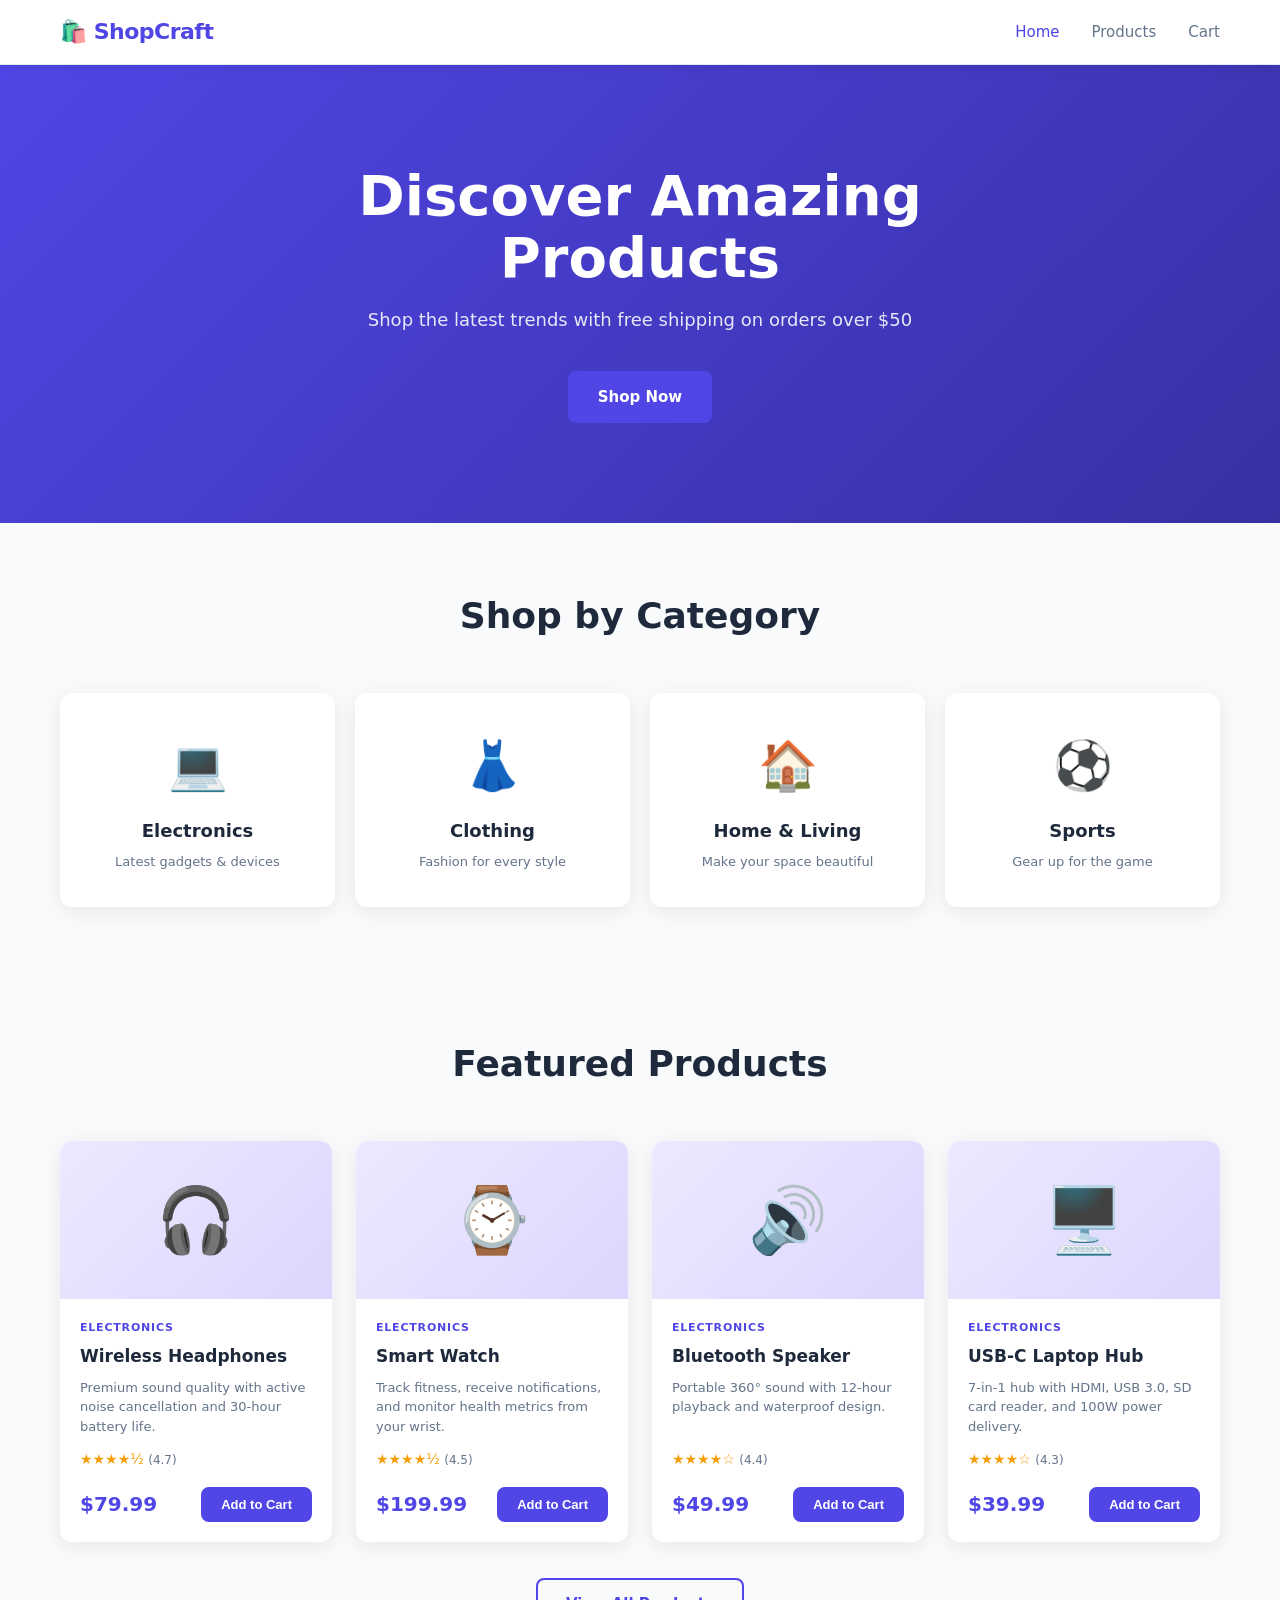
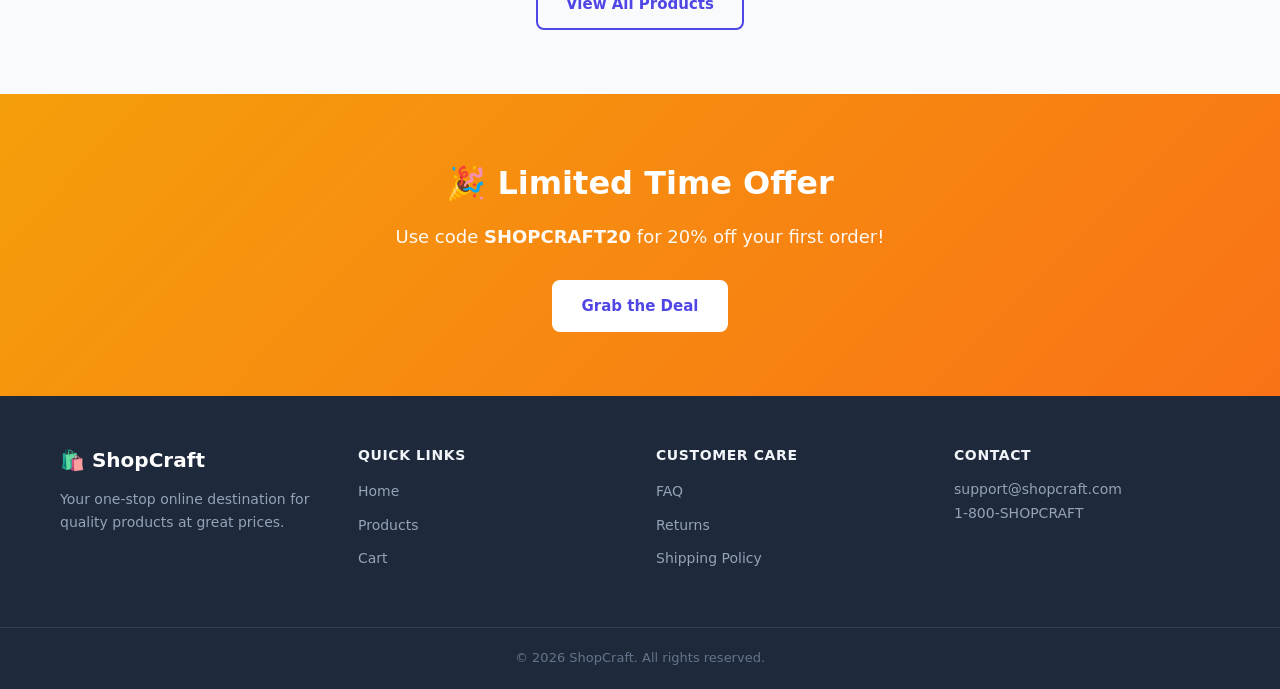
<file: shopping/index.html>
<!DOCTYPE html>
<html lang="en">
<head>
  <meta charset="UTF-8" />
  <meta name="viewport" content="width=device-width, initial-scale=1.0" />
  <title>ShopCraft — Modern Shopping</title>
  <link rel="stylesheet" href="styles.css" />
</head>
<body>
  <!-- Navigation -->
  <nav class="navbar">
    <div class="nav-container">
      <a href="index.html" class="logo">🛍️ ShopCraft</a>
      <ul class="nav-links">
        <li><a href="index.html" class="active">Home</a></li>
        <li><a href="products.html">Products</a></li>
        <li><a href="cart.html">Cart <span class="cart-badge" id="cart-count">0</span></a></li>
      </ul>
    </div>
  </nav>

  <!-- Hero -->
  <section class="hero">
    <div class="hero-content">
      <h1>Discover Amazing Products</h1>
      <p>Shop the latest trends with free shipping on orders over $50</p>
      <a href="products.html" class="btn btn-primary">Shop Now</a>
    </div>
  </section>

  <!-- Featured Categories -->
  <section class="categories section">
    <div class="container">
      <h2 class="section-title">Shop by Category</h2>
      <div class="category-grid">
        <div class="category-card" onclick="filterCategory('electronics')">
          <div class="category-icon">💻</div>
          <h3>Electronics</h3>
          <p>Latest gadgets & devices</p>
        </div>
        <div class="category-card" onclick="filterCategory('clothing')">
          <div class="category-icon">👗</div>
          <h3>Clothing</h3>
          <p>Fashion for every style</p>
        </div>
        <div class="category-card" onclick="filterCategory('home')">
          <div class="category-icon">🏠</div>
          <h3>Home & Living</h3>
          <p>Make your space beautiful</p>
        </div>
        <div class="category-card" onclick="filterCategory('sports')">
          <div class="category-icon">⚽</div>
          <h3>Sports</h3>
          <p>Gear up for the game</p>
        </div>
      </div>
    </div>
  </section>

  <!-- Featured Products -->
  <section class="featured section">
    <div class="container">
      <h2 class="section-title">Featured Products</h2>
      <div class="product-grid" id="featured-products"></div>
      <div class="center-btn">
        <a href="products.html" class="btn btn-outline">View All Products</a>
      </div>
    </div>
  </section>

  <!-- Banner -->
  <section class="promo-banner">
    <div class="container">
      <h2>🎉 Limited Time Offer</h2>
      <p>Use code <strong>SHOPCRAFT20</strong> for 20% off your first order!</p>
      <a href="products.html" class="btn btn-white">Grab the Deal</a>
    </div>
  </section>

  <!-- Footer -->
  <footer class="footer">
    <div class="container footer-grid">
      <div>
        <h3>🛍️ ShopCraft</h3>
        <p>Your one-stop online destination for quality products at great prices.</p>
      </div>
      <div>
        <h4>Quick Links</h4>
        <ul>
          <li><a href="index.html">Home</a></li>
          <li><a href="products.html">Products</a></li>
          <li><a href="cart.html">Cart</a></li>
        </ul>
      </div>
      <div>
        <h4>Customer Care</h4>
        <ul>
          <li><a href="#">FAQ</a></li>
          <li><a href="#">Returns</a></li>
          <li><a href="#">Shipping Policy</a></li>
        </ul>
      </div>
      <div>
        <h4>Contact</h4>
        <p>support@shopcraft.com</p>
        <p>1-800-SHOPCRAFT</p>
      </div>
    </div>
    <div class="footer-bottom">
      <p>© 2026 ShopCraft. All rights reserved.</p>
    </div>
  </footer>

  <script src="data.js"></script>
  <script src="app.js"></script>
  <script>
    // Render featured products (first 4)
    const featured = products.slice(0, 4);
    document.getElementById('featured-products').innerHTML = featured.map(renderProductCard).join('');
    updateCartBadge();

    function filterCategory(cat) {
      window.location.href = `products.html?category=${cat}`;
    }
  </script>
</body>
</html>
</file>
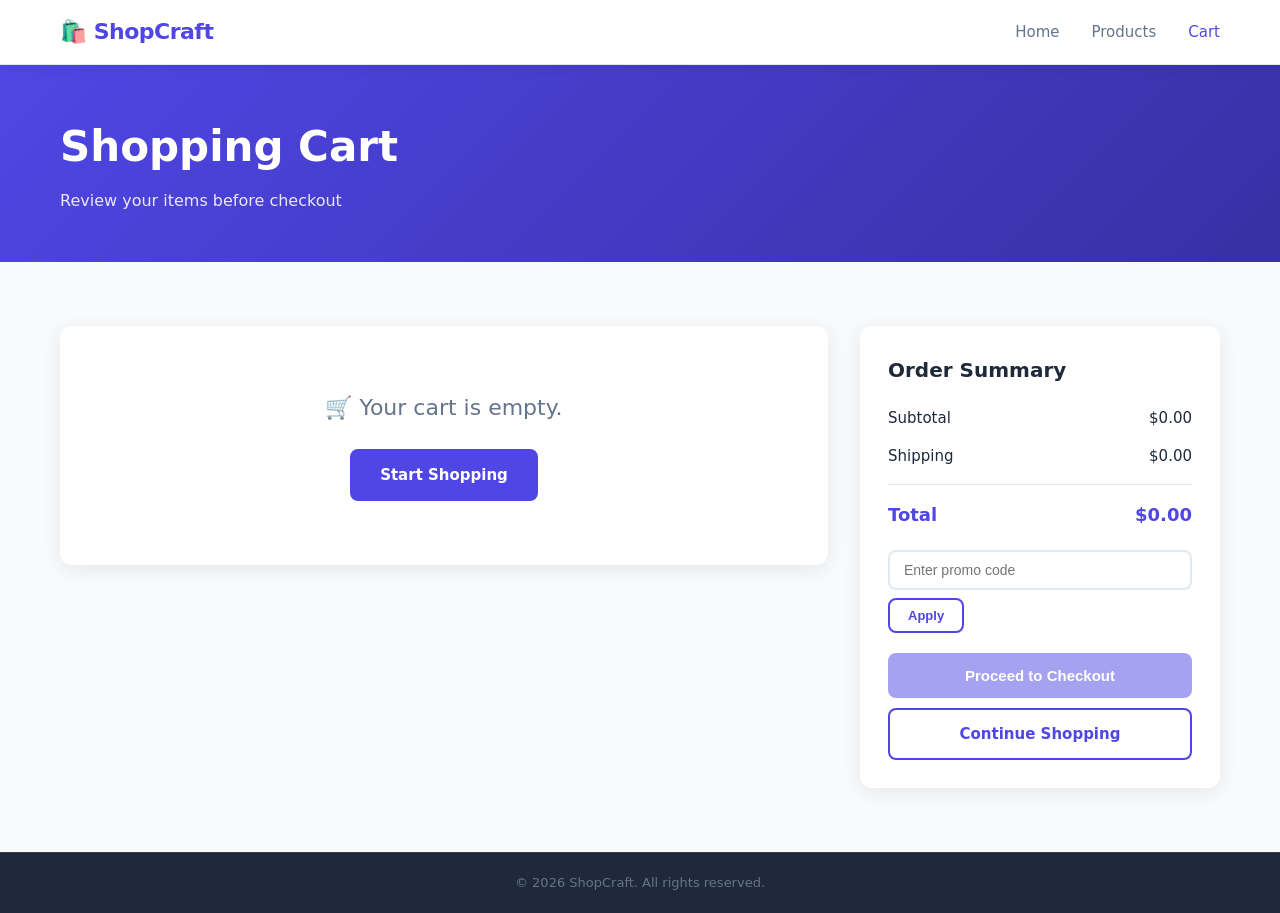
<file: shopping/cart.html>
<!DOCTYPE html>
<html lang="en">
<head>
  <meta charset="UTF-8" />
  <meta name="viewport" content="width=device-width, initial-scale=1.0" />
  <title>Cart — ShopCraft</title>
  <link rel="stylesheet" href="styles.css" />
</head>
<body>
  <nav class="navbar">
    <div class="nav-container">
      <a href="index.html" class="logo">🛍️ ShopCraft</a>
      <ul class="nav-links">
        <li><a href="index.html">Home</a></li>
        <li><a href="products.html">Products</a></li>
        <li><a href="cart.html" class="active">Cart <span class="cart-badge" id="cart-count">0</span></a></li>
      </ul>
    </div>
  </nav>

  <div class="page-header">
    <div class="container">
      <h1>Shopping Cart</h1>
      <p>Review your items before checkout</p>
    </div>
  </div>

  <div class="cart-page section">
    <div class="container cart-layout">
      <!-- Cart Items -->
      <div class="cart-items" id="cart-items-container">
      </div>

      <!-- Order Summary -->
      <div class="order-summary">
        <h3>Order Summary</h3>
        <div class="summary-row">
          <span>Subtotal</span>
          <span id="subtotal">$0.00</span>
        </div>
        <div class="summary-row">
          <span>Shipping</span>
          <span id="shipping">$0.00</span>
        </div>
        <div class="summary-row discount hidden" id="discount-row">
          <span>Discount</span>
          <span id="discount-amount" class="discount-value">-$0.00</span>
        </div>
        <hr />
        <div class="summary-row total">
          <span>Total</span>
          <span id="total">$0.00</span>
        </div>

        <!-- Promo Code -->
        <div class="promo-section">
          <input type="text" id="promo-input" placeholder="Enter promo code" />
          <button onclick="applyPromo()" class="btn btn-outline btn-sm">Apply</button>
          <p class="promo-msg hidden" id="promo-msg"></p>
        </div>

        <button class="btn btn-primary btn-full" onclick="checkout()" id="checkout-btn">
          Proceed to Checkout
        </button>
        <a href="products.html" class="btn btn-outline btn-full" style="margin-top:10px;">Continue Shopping</a>
      </div>
    </div>
  </div>

  <!-- Checkout Modal -->
  <div class="modal hidden" id="checkout-modal">
    <div class="modal-overlay" onclick="closeModal()"></div>
    <div class="modal-content">
      <button class="modal-close" onclick="closeModal()">✕</button>
      <h2>🎉 Order Placed!</h2>
      <p>Thank you for shopping with ShopCraft. Your order has been received and will be processed shortly.</p>
      <p>A confirmation email will be sent to your address.</p>
      <button class="btn btn-primary" onclick="clearCartAndClose()">Continue Shopping</button>
    </div>
  </div>

  <footer class="footer">
    <div class="footer-bottom">
      <p>© 2026 ShopCraft. All rights reserved.</p>
    </div>
  </footer>

  <script src="data.js"></script>
  <script src="app.js"></script>
  <script>
    const PROMO_CODES = { 'SHOPCRAFT20': 0.20, 'SAVE10': 0.10 };
    let appliedDiscount = 0;

    renderCart();
    updateCartBadge();

    function renderCart() {
      const cart = getCart();
      const container = document.getElementById('cart-items-container');

      if (cart.length === 0) {
        container.innerHTML = `
          <div class="empty-cart">
            <p>🛒 Your cart is empty.</p>
            <a href="products.html" class="btn btn-primary">Start Shopping</a>
          </div>`;
        updateSummary(0);
        document.getElementById('checkout-btn').disabled = true;
        return;
      }

      container.innerHTML = cart.map(item => `
        <div class="cart-item">
          <div class="cart-item-emoji">${item.emoji}</div>
          <div class="cart-item-info">
            <h4>${item.name}</h4>
            <p class="cart-item-price">$${item.price.toFixed(2)}</p>
          </div>
          <div class="cart-item-controls">
            <button onclick="changeQty(${item.id}, -1)">−</button>
            <span>${item.quantity}</span>
            <button onclick="changeQty(${item.id}, 1)">+</button>
          </div>
          <div class="cart-item-total">$${(item.price * item.quantity).toFixed(2)}</div>
          <button class="remove-btn" onclick="removeItem(${item.id})">🗑</button>
        </div>
      `).join('');

      const subtotal = cart.reduce((sum, i) => sum + i.price * i.quantity, 0);
      updateSummary(subtotal);
    }

    function updateSummary(subtotal) {
      const shipping = subtotal > 50 ? 0 : subtotal > 0 ? 5.99 : 0;
      const discountAmt = subtotal * appliedDiscount;
      const total = subtotal + shipping - discountAmt;

      document.getElementById('subtotal').textContent = `$${subtotal.toFixed(2)}`;
      document.getElementById('shipping').textContent = shipping === 0 && subtotal > 0 ? 'Free' : `$${shipping.toFixed(2)}`;
      document.getElementById('total').textContent = `$${total.toFixed(2)}`;

      const discountRow = document.getElementById('discount-row');
      if (appliedDiscount > 0 && subtotal > 0) {
        discountRow.classList.remove('hidden');
        document.getElementById('discount-amount').textContent = `-$${discountAmt.toFixed(2)}`;
      } else {
        discountRow.classList.add('hidden');
      }
    }

    function changeQty(id, delta) {
      let cart = getCart();
      const item = cart.find(i => i.id === id);
      if (!item) return;
      item.quantity += delta;
      if (item.quantity <= 0) cart = cart.filter(i => i.id !== id);
      saveCart(cart);
      renderCart();
      updateCartBadge();
    }

    function removeItem(id) {
      let cart = getCart().filter(i => i.id !== id);
      saveCart(cart);
      renderCart();
      updateCartBadge();
    }

    function applyPromo() {
      const code = document.getElementById('promo-input').value.trim().toUpperCase();
      const msg = document.getElementById('promo-msg');
      msg.classList.remove('hidden', 'success', 'error');

      if (PROMO_CODES[code]) {
        appliedDiscount = PROMO_CODES[code];
        msg.textContent = `✅ Promo applied: ${Math.round(appliedDiscount * 100)}% off!`;
        msg.classList.add('success');
        renderCart();
      } else {
        appliedDiscount = 0;
        msg.textContent = '❌ Invalid promo code.';
        msg.classList.add('error');
        renderCart();
      }
      msg.classList.remove('hidden');
    }

    function checkout() {
      document.getElementById('checkout-modal').classList.remove('hidden');
    }

    function closeModal() {
      document.getElementById('checkout-modal').classList.add('hidden');
    }

    function clearCartAndClose() {
      saveCart([]);
      updateCartBadge();
      closeModal();
      window.location.href = 'products.html';
    }
  </script>
</body>
</html>
</file>
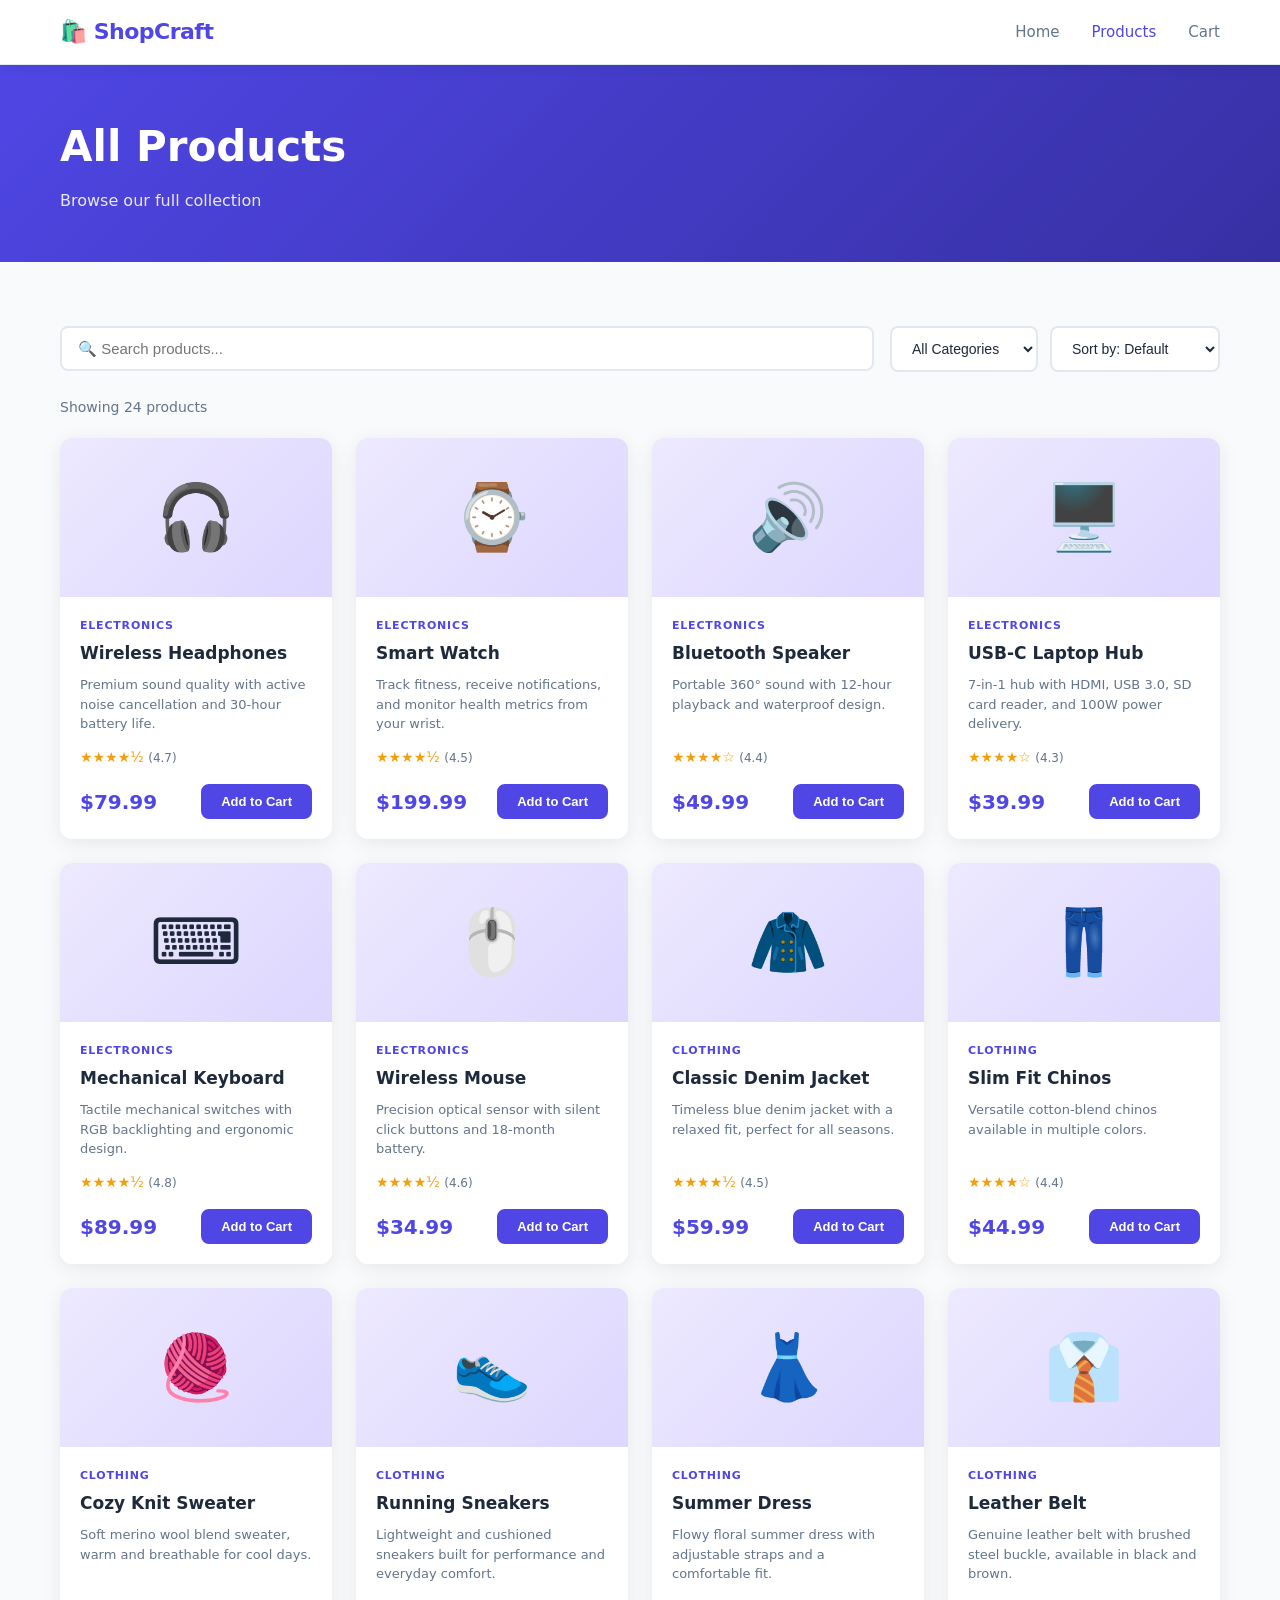
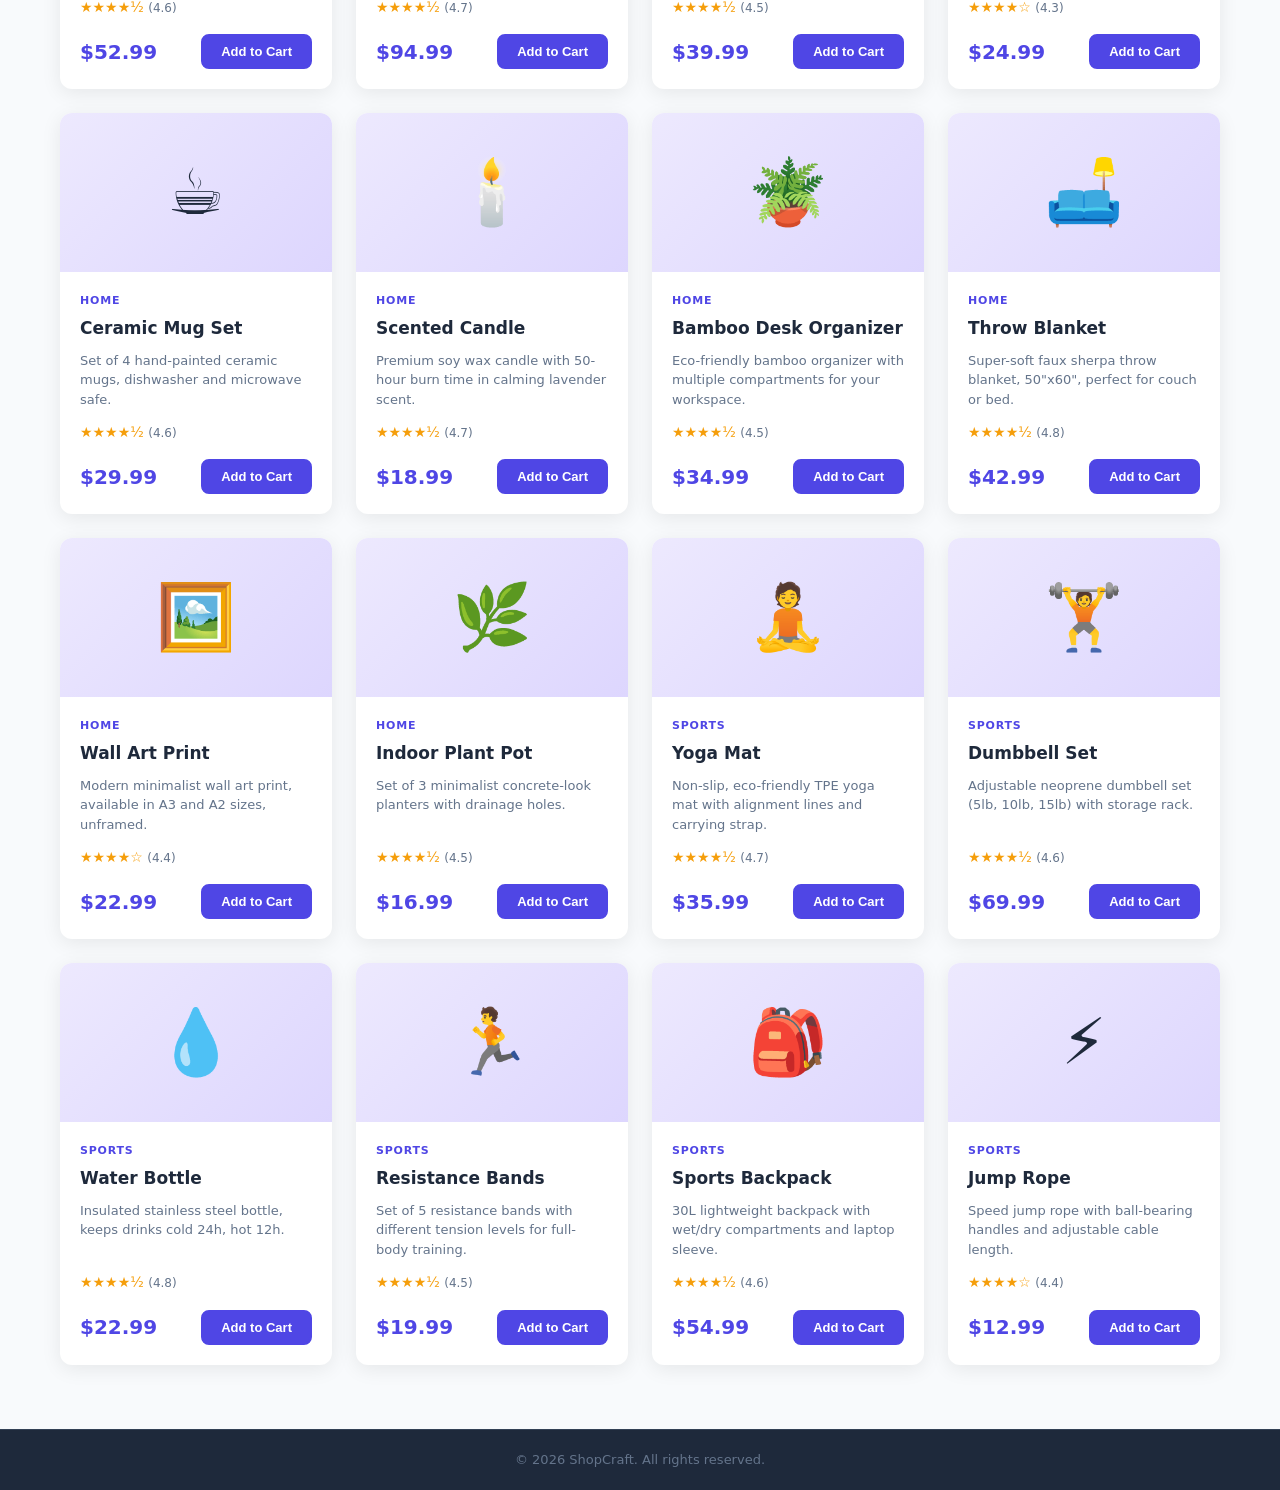
<file: shopping/products.html>
<!DOCTYPE html>
<html lang="en">
<head>
  <meta charset="UTF-8" />
  <meta name="viewport" content="width=device-width, initial-scale=1.0" />
  <title>Products — ShopCraft</title>
  <link rel="stylesheet" href="styles.css" />
</head>
<body>
  <nav class="navbar">
    <div class="nav-container">
      <a href="index.html" class="logo">🛍️ ShopCraft</a>
      <ul class="nav-links">
        <li><a href="index.html">Home</a></li>
        <li><a href="products.html" class="active">Products</a></li>
        <li><a href="cart.html">Cart <span class="cart-badge" id="cart-count">0</span></a></li>
      </ul>
    </div>
  </nav>

  <div class="page-header">
    <div class="container">
      <h1>All Products</h1>
      <p>Browse our full collection</p>
    </div>
  </div>

  <div class="products-page section">
    <div class="container">
      <!-- Filters & Search -->
      <div class="filters-bar">
        <div class="search-box">
          <input type="text" id="search-input" placeholder="🔍 Search products..." oninput="applyFilters()" />
        </div>
        <div class="filter-controls">
          <select id="category-filter" onchange="applyFilters()">
            <option value="all">All Categories</option>
            <option value="electronics">Electronics</option>
            <option value="clothing">Clothing</option>
            <option value="home">Home & Living</option>
            <option value="sports">Sports</option>
          </select>
          <select id="sort-filter" onchange="applyFilters()">
            <option value="default">Sort by: Default</option>
            <option value="price-asc">Price: Low to High</option>
            <option value="price-desc">Price: High to Low</option>
            <option value="rating">Top Rated</option>
          </select>
        </div>
      </div>

      <!-- Results count -->
      <p class="results-count" id="results-count"></p>

      <!-- Product Grid -->
      <div class="product-grid" id="products-container"></div>

      <!-- Empty state -->
      <div class="empty-state hidden" id="empty-state">
        <p>😕 No products found. Try adjusting your filters.</p>
      </div>
    </div>
  </div>

  <footer class="footer">
    <div class="footer-bottom">
      <p>© 2026 ShopCraft. All rights reserved.</p>
    </div>
  </footer>

  <script src="data.js"></script>
  <script src="app.js"></script>
  <script>
    // Read URL params for category pre-filter
    const params = new URLSearchParams(window.location.search);
    const catParam = params.get('category');
    if (catParam) {
      document.getElementById('category-filter').value = catParam;
    }

    applyFilters();
    updateCartBadge();

    function applyFilters() {
      const query = document.getElementById('search-input').value.toLowerCase();
      const category = document.getElementById('category-filter').value;
      const sort = document.getElementById('sort-filter').value;

      let filtered = products.filter(p => {
        const matchSearch = p.name.toLowerCase().includes(query) || p.description.toLowerCase().includes(query);
        const matchCategory = category === 'all' || p.category === category;
        return matchSearch && matchCategory;
      });

      if (sort === 'price-asc') filtered.sort((a, b) => a.price - b.price);
      else if (sort === 'price-desc') filtered.sort((a, b) => b.price - a.price);
      else if (sort === 'rating') filtered.sort((a, b) => b.rating - a.rating);

      const container = document.getElementById('products-container');
      const emptyState = document.getElementById('empty-state');
      const count = document.getElementById('results-count');

      if (filtered.length === 0) {
        container.innerHTML = '';
        emptyState.classList.remove('hidden');
        count.textContent = '';
      } else {
        emptyState.classList.add('hidden');
        container.innerHTML = filtered.map(renderProductCard).join('');
        count.textContent = `Showing ${filtered.length} product${filtered.length !== 1 ? 's' : ''}`;
      }
    }
  </script>
</body>
</html>
</file>
<file: shopping/styles.css>
/* ===========================
   ShopCraft — Global Styles
   =========================== */

*, *::before, *::after { box-sizing: border-box; margin: 0; padding: 0; }

:root {
  --primary: #4f46e5;
  --primary-dark: #3730a3;
  --primary-light: #818cf8;
  --accent: #f59e0b;
  --bg: #f8fafc;
  --surface: #ffffff;
  --text: #1e293b;
  --text-muted: #64748b;
  --border: #e2e8f0;
  --shadow: 0 4px 20px rgba(0,0,0,.08);
  --shadow-lg: 0 12px 40px rgba(0,0,0,.14);
  --radius: 12px;
  --transition: .2s ease;
}

html { scroll-behavior: smooth; }

body {
  font-family: 'Segoe UI', system-ui, -apple-system, sans-serif;
  background: var(--bg);
  color: var(--text);
  line-height: 1.6;
  min-height: 100vh;
  display: flex;
  flex-direction: column;
}

a { text-decoration: none; color: inherit; }
ul { list-style: none; }
img { max-width: 100%; }

/* ===========================
   Layout Helpers
   =========================== */
.container { max-width: 1200px; margin: 0 auto; padding: 0 20px; }
.section { padding: 64px 0; }
.center-btn { text-align: center; margin-top: 36px; }
.hidden { display: none !important; }

/* ===========================
   Buttons
   =========================== */
.btn {
  display: inline-flex;
  align-items: center;
  justify-content: center;
  gap: 8px;
  padding: 12px 28px;
  border-radius: 8px;
  font-size: 15px;
  font-weight: 600;
  cursor: pointer;
  transition: all var(--transition);
  border: 2px solid transparent;
}
.btn-primary {
  background: var(--primary);
  color: #fff;
  border-color: var(--primary);
}
.btn-primary:hover { background: var(--primary-dark); border-color: var(--primary-dark); transform: translateY(-1px); }
.btn-outline {
  background: transparent;
  color: var(--primary);
  border-color: var(--primary);
}
.btn-outline:hover { background: var(--primary); color: #fff; }
.btn-white {
  background: #fff;
  color: var(--primary);
  border-color: #fff;
}
.btn-white:hover { background: var(--primary-light); border-color: var(--primary-light); color: #fff; }
.btn-sm { padding: 8px 18px; font-size: 13px; }
.btn-full { width: 100%; }
.btn:disabled { opacity: .5; cursor: not-allowed; transform: none !important; }

/* ===========================
   Navbar
   =========================== */
.navbar {
  position: sticky;
  top: 0;
  z-index: 100;
  background: var(--surface);
  border-bottom: 1px solid var(--border);
  box-shadow: 0 2px 12px rgba(0,0,0,.06);
}
.nav-container {
  max-width: 1200px;
  margin: 0 auto;
  padding: 0 20px;
  height: 64px;
  display: flex;
  align-items: center;
  justify-content: space-between;
}
.logo { font-size: 22px; font-weight: 800; color: var(--primary); letter-spacing: -.5px; }
.nav-links { display: flex; align-items: center; gap: 32px; }
.nav-links a {
  font-size: 15px;
  font-weight: 500;
  color: var(--text-muted);
  transition: color var(--transition);
  position: relative;
}
.nav-links a.active,
.nav-links a:hover { color: var(--primary); }
.cart-badge {
  background: var(--accent);
  color: #fff;
  border-radius: 999px;
  font-size: 11px;
  font-weight: 700;
  padding: 2px 7px;
  margin-left: 4px;
  vertical-align: middle;
}

/* ===========================
   Hero
   =========================== */
.hero {
  background: linear-gradient(135deg, var(--primary) 0%, var(--primary-dark) 100%);
  color: #fff;
  padding: 100px 20px;
  text-align: center;
}
.hero-content { max-width: 640px; margin: 0 auto; }
.hero h1 { font-size: clamp(36px, 6vw, 56px); font-weight: 800; margin-bottom: 18px; line-height: 1.1; }
.hero p { font-size: 18px; opacity: .88; margin-bottom: 36px; }

/* ===========================
   Section Titles
   =========================== */
.section-title {
  font-size: clamp(24px, 4vw, 36px);
  font-weight: 800;
  text-align: center;
  margin-bottom: 48px;
  color: var(--text);
}

/* ===========================
   Category Cards
   =========================== */
.category-grid {
  display: grid;
  grid-template-columns: repeat(auto-fit, minmax(200px, 1fr));
  gap: 20px;
}
.category-card {
  background: var(--surface);
  border-radius: var(--radius);
  padding: 32px 20px;
  text-align: center;
  cursor: pointer;
  box-shadow: var(--shadow);
  transition: all var(--transition);
  border: 2px solid transparent;
}
.category-card:hover { border-color: var(--primary); transform: translateY(-4px); box-shadow: var(--shadow-lg); }
.category-icon { font-size: 48px; margin-bottom: 14px; }
.category-card h3 { font-size: 18px; font-weight: 700; margin-bottom: 6px; }
.category-card p { font-size: 13px; color: var(--text-muted); }

/* ===========================
   Product Grid & Cards
   =========================== */
.product-grid {
  display: grid;
  grid-template-columns: repeat(auto-fill, minmax(260px, 1fr));
  gap: 24px;
}
.product-card {
  background: var(--surface);
  border-radius: var(--radius);
  box-shadow: var(--shadow);
  overflow: hidden;
  transition: all var(--transition);
  display: flex;
  flex-direction: column;
}
.product-card:hover { transform: translateY(-4px); box-shadow: var(--shadow-lg); }
.product-emoji {
  background: linear-gradient(135deg, #ede9fe, #ddd6fe);
  font-size: 64px;
  display: flex;
  align-items: center;
  justify-content: center;
  padding: 28px;
  text-align: center;
}
.product-info { padding: 20px; display: flex; flex-direction: column; flex: 1; }
.product-category {
  font-size: 11px;
  font-weight: 700;
  text-transform: uppercase;
  letter-spacing: .8px;
  color: var(--primary);
  margin-bottom: 6px;
}
.product-name { font-size: 17px; font-weight: 700; margin-bottom: 8px; }
.product-desc { font-size: 13px; color: var(--text-muted); margin-bottom: 12px; line-height: 1.5; flex: 1; }
.product-rating { font-size: 14px; color: var(--accent); margin-bottom: 16px; }
.product-rating span { color: var(--text-muted); font-size: 12px; }
.product-footer { display: flex; align-items: center; justify-content: space-between; }
.product-price { font-size: 20px; font-weight: 800; color: var(--primary); }

/* ===========================
   Promo Banner
   =========================== */
.promo-banner {
  background: linear-gradient(135deg, var(--accent), #f97316);
  color: #fff;
  text-align: center;
  padding: 64px 20px;
}
.promo-banner h2 { font-size: 32px; font-weight: 800; margin-bottom: 14px; }
.promo-banner p { font-size: 18px; margin-bottom: 28px; opacity: .95; }

/* ===========================
   Footer
   =========================== */
.footer { background: #1e293b; color: #cbd5e1; margin-top: auto; }
.footer-grid {
  display: grid;
  grid-template-columns: repeat(auto-fit, minmax(180px, 1fr));
  gap: 32px;
  padding: 48px 20px;
}
.footer-grid h3 { color: #fff; font-size: 20px; margin-bottom: 12px; }
.footer-grid h4 { color: #f1f5f9; font-size: 14px; font-weight: 700; text-transform: uppercase; letter-spacing: .6px; margin-bottom: 12px; }
.footer-grid ul li { margin-bottom: 8px; }
.footer-grid ul a { color: #94a3b8; transition: color var(--transition); font-size: 14px; }
.footer-grid ul a:hover { color: #fff; }
.footer-grid p { font-size: 14px; color: #94a3b8; line-height: 1.7; }
.footer-bottom { border-top: 1px solid #334155; text-align: center; padding: 20px; font-size: 13px; color: #64748b; }

/* ===========================
   Page Header
   =========================== */
.page-header {
  background: linear-gradient(135deg, var(--primary) 0%, var(--primary-dark) 100%);
  color: #fff;
  padding: 48px 20px;
}
.page-header h1 { font-size: clamp(28px, 5vw, 42px); font-weight: 800; margin-bottom: 8px; }
.page-header p { opacity: .88; font-size: 16px; }

/* ===========================
   Products Page — Filters
   =========================== */
.filters-bar {
  display: flex;
  gap: 16px;
  flex-wrap: wrap;
  margin-bottom: 24px;
  align-items: center;
}
.search-box { flex: 1; min-width: 220px; }
.search-box input {
  width: 100%;
  padding: 12px 16px;
  border: 2px solid var(--border);
  border-radius: 8px;
  font-size: 15px;
  background: var(--surface);
  transition: border-color var(--transition);
}
.search-box input:focus { outline: none; border-color: var(--primary); }
.filter-controls { display: flex; gap: 12px; flex-wrap: wrap; }
.filter-controls select {
  padding: 12px 16px;
  border: 2px solid var(--border);
  border-radius: 8px;
  font-size: 14px;
  background: var(--surface);
  cursor: pointer;
  transition: border-color var(--transition);
  color: var(--text);
}
.filter-controls select:focus { outline: none; border-color: var(--primary); }
.results-count { font-size: 14px; color: var(--text-muted); margin-bottom: 20px; }
.empty-state { text-align: center; padding: 64px 20px; font-size: 18px; color: var(--text-muted); }

/* ===========================
   Cart Page
   =========================== */
.cart-layout {
  display: grid;
  grid-template-columns: 1fr 360px;
  gap: 32px;
  align-items: start;
}
.cart-item {
  background: var(--surface);
  border-radius: var(--radius);
  box-shadow: var(--shadow);
  padding: 20px;
  display: flex;
  align-items: center;
  gap: 16px;
  margin-bottom: 16px;
}
.cart-item-emoji { font-size: 44px; min-width: 56px; text-align: center; }
.cart-item-info { flex: 1; }
.cart-item-info h4 { font-size: 16px; font-weight: 700; margin-bottom: 4px; }
.cart-item-price { font-size: 14px; color: var(--text-muted); }
.cart-item-controls {
  display: flex;
  align-items: center;
  gap: 10px;
  background: var(--bg);
  border-radius: 8px;
  padding: 4px 8px;
}
.cart-item-controls button {
  width: 28px;
  height: 28px;
  border: none;
  background: none;
  cursor: pointer;
  font-size: 18px;
  color: var(--primary);
  border-radius: 4px;
  transition: background var(--transition);
  display: flex;
  align-items: center;
  justify-content: center;
}
.cart-item-controls button:hover { background: var(--border); }
.cart-item-controls span { font-size: 16px; font-weight: 700; min-width: 24px; text-align: center; }
.cart-item-total { font-size: 16px; font-weight: 700; color: var(--primary); min-width: 64px; text-align: right; }
.remove-btn { background: none; border: none; cursor: pointer; font-size: 18px; opacity: .6; transition: opacity var(--transition); }
.remove-btn:hover { opacity: 1; }

/* Order Summary */
.order-summary {
  background: var(--surface);
  border-radius: var(--radius);
  box-shadow: var(--shadow);
  padding: 28px;
  position: sticky;
  top: 80px;
}
.order-summary h3 { font-size: 20px; font-weight: 800; margin-bottom: 20px; }
.summary-row { display: flex; justify-content: space-between; margin-bottom: 14px; font-size: 15px; }
.summary-row.total { font-size: 18px; font-weight: 800; color: var(--primary); margin-top: 14px; }
.summary-row.discount { color: #16a34a; }
.discount-value { font-weight: 700; }
.order-summary hr { border: none; border-top: 1px solid var(--border); margin: 16px 0; }

.promo-section { margin: 20px 0; }
.promo-section input {
  width: 100%;
  padding: 10px 14px;
  border: 2px solid var(--border);
  border-radius: 8px;
  font-size: 14px;
  margin-bottom: 8px;
  transition: border-color var(--transition);
}
.promo-section input:focus { outline: none; border-color: var(--primary); }
.promo-msg { font-size: 13px; margin-top: 6px; }
.promo-msg.success { color: #16a34a; }
.promo-msg.error { color: #dc2626; }

.empty-cart {
  background: var(--surface);
  border-radius: var(--radius);
  padding: 64px 20px;
  text-align: center;
  box-shadow: var(--shadow);
}
.empty-cart p { font-size: 22px; margin-bottom: 24px; color: var(--text-muted); }

/* ===========================
   Modal
   =========================== */
.modal { position: fixed; inset: 0; z-index: 999; display: flex; align-items: center; justify-content: center; }
.modal-overlay { position: absolute; inset: 0; background: rgba(0,0,0,.5); }
.modal-content {
  position: relative;
  background: var(--surface);
  border-radius: var(--radius);
  padding: 40px;
  max-width: 440px;
  width: 90%;
  text-align: center;
  box-shadow: var(--shadow-lg);
  z-index: 1;
}
.modal-content h2 { font-size: 28px; font-weight: 800; margin-bottom: 16px; }
.modal-content p { color: var(--text-muted); margin-bottom: 12px; font-size: 15px; line-height: 1.7; }
.modal-content .btn { margin-top: 20px; }
.modal-close {
  position: absolute;
  top: 16px;
  right: 16px;
  background: none;
  border: none;
  font-size: 20px;
  cursor: pointer;
  color: var(--text-muted);
  transition: color var(--transition);
}
.modal-close:hover { color: var(--text); }

/* ===========================
   Toast Notification
   =========================== */
.toast {
  position: fixed;
  bottom: 24px;
  right: 24px;
  background: var(--text);
  color: #fff;
  padding: 14px 22px;
  border-radius: 10px;
  font-size: 14px;
  font-weight: 600;
  z-index: 999;
  opacity: 0;
  transform: translateY(12px);
  transition: all .3s ease;
  box-shadow: var(--shadow-lg);
  max-width: 320px;
}
.toast.show { opacity: 1; transform: translateY(0); }

/* ===========================
   Responsive
   =========================== */
@media (max-width: 768px) {
  .cart-layout { grid-template-columns: 1fr; }
  .order-summary { position: static; }
  .cart-item { flex-wrap: wrap; }
  .cart-item-total { width: 100%; }
  .nav-links { gap: 16px; }
  .hero { padding: 64px 20px; }
  .section { padding: 40px 0; }
}

@media (max-width: 480px) {
  .nav-links a { font-size: 13px; }
  .filters-bar { flex-direction: column; }
  .search-box { min-width: 100%; }
}
</file>
